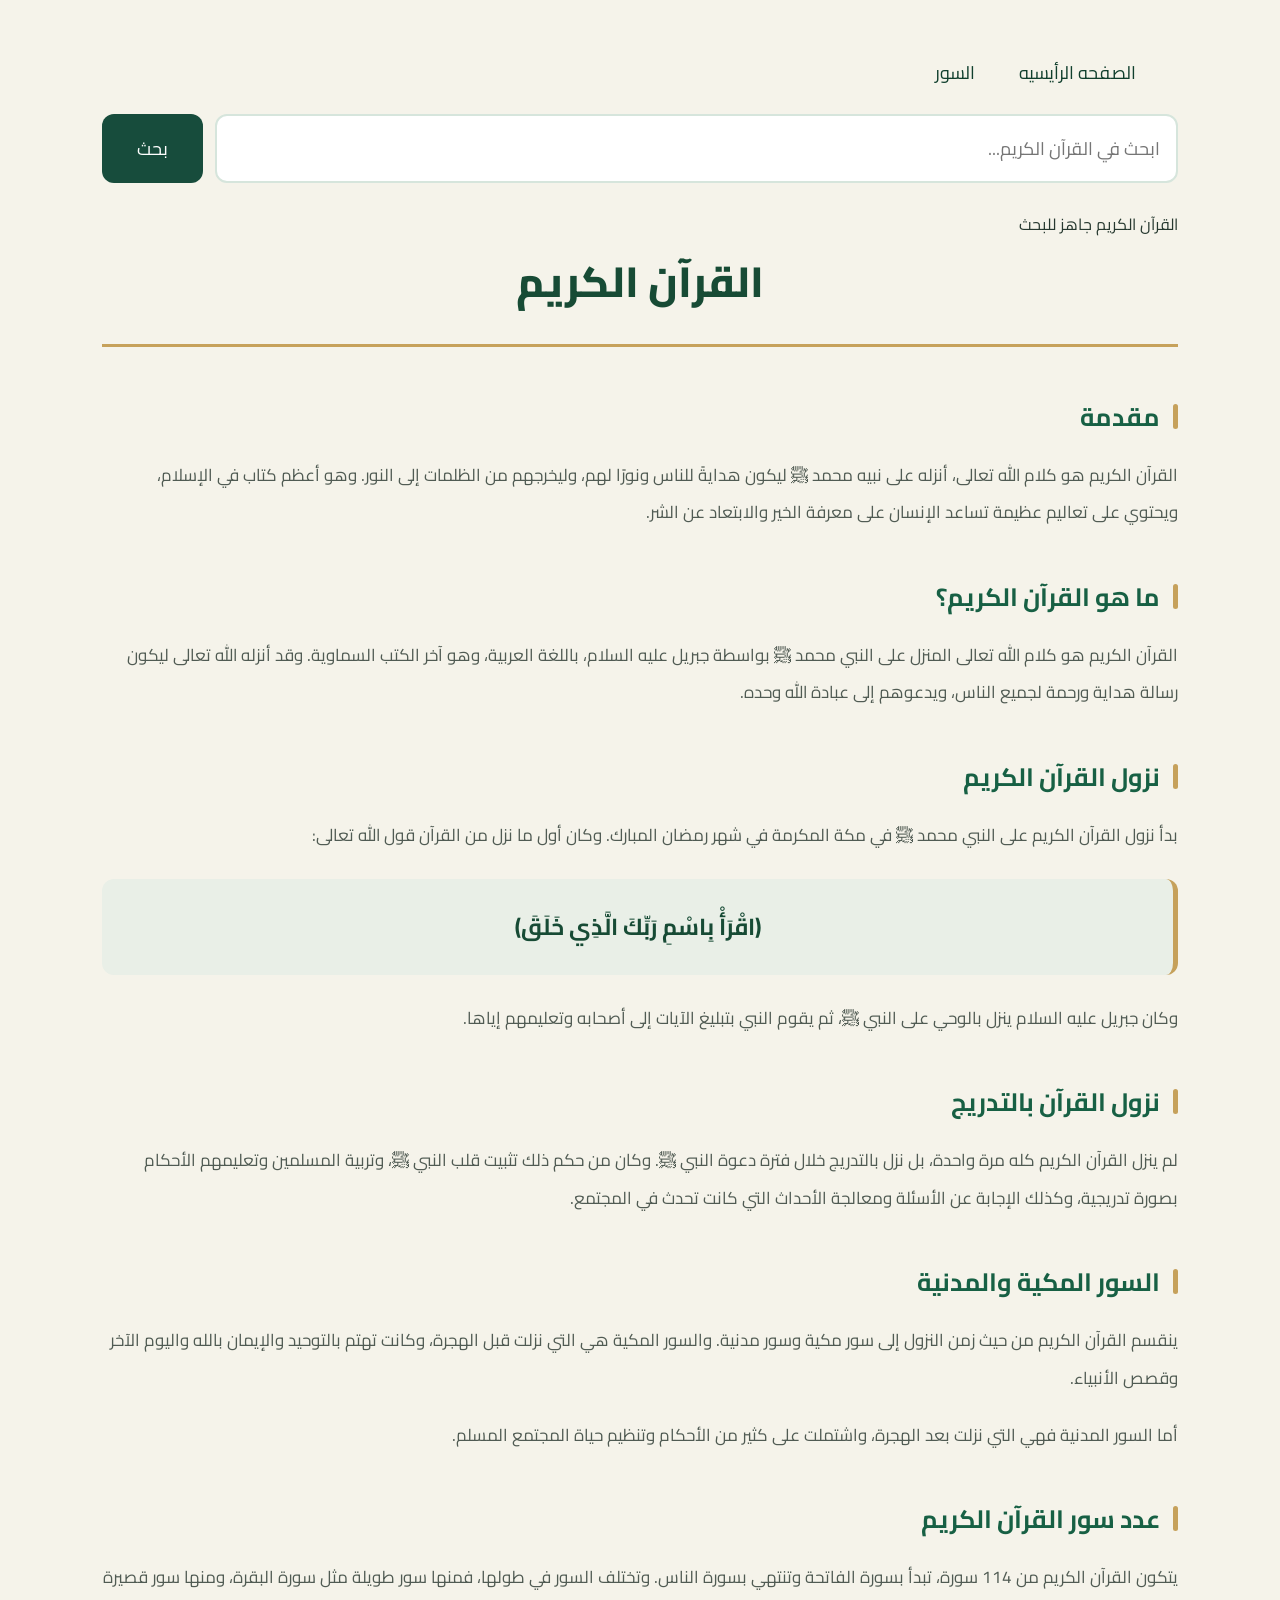
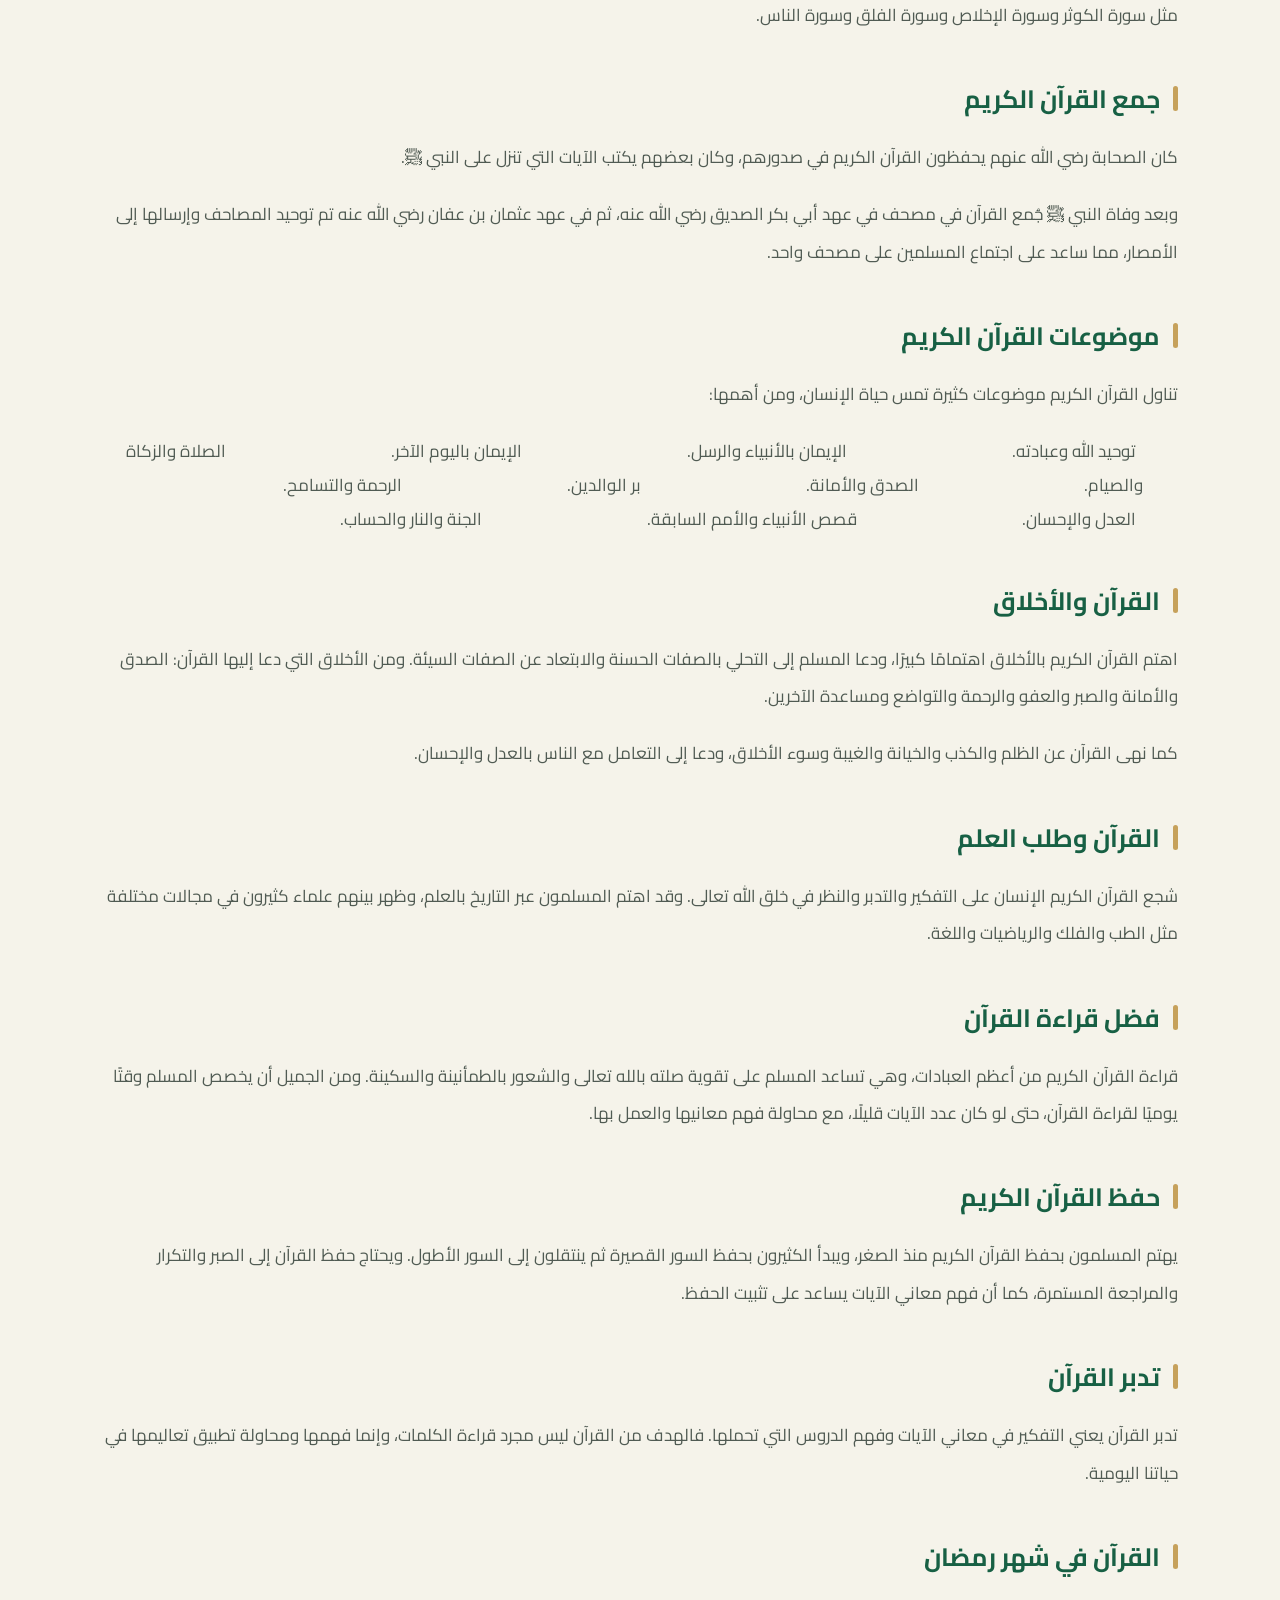
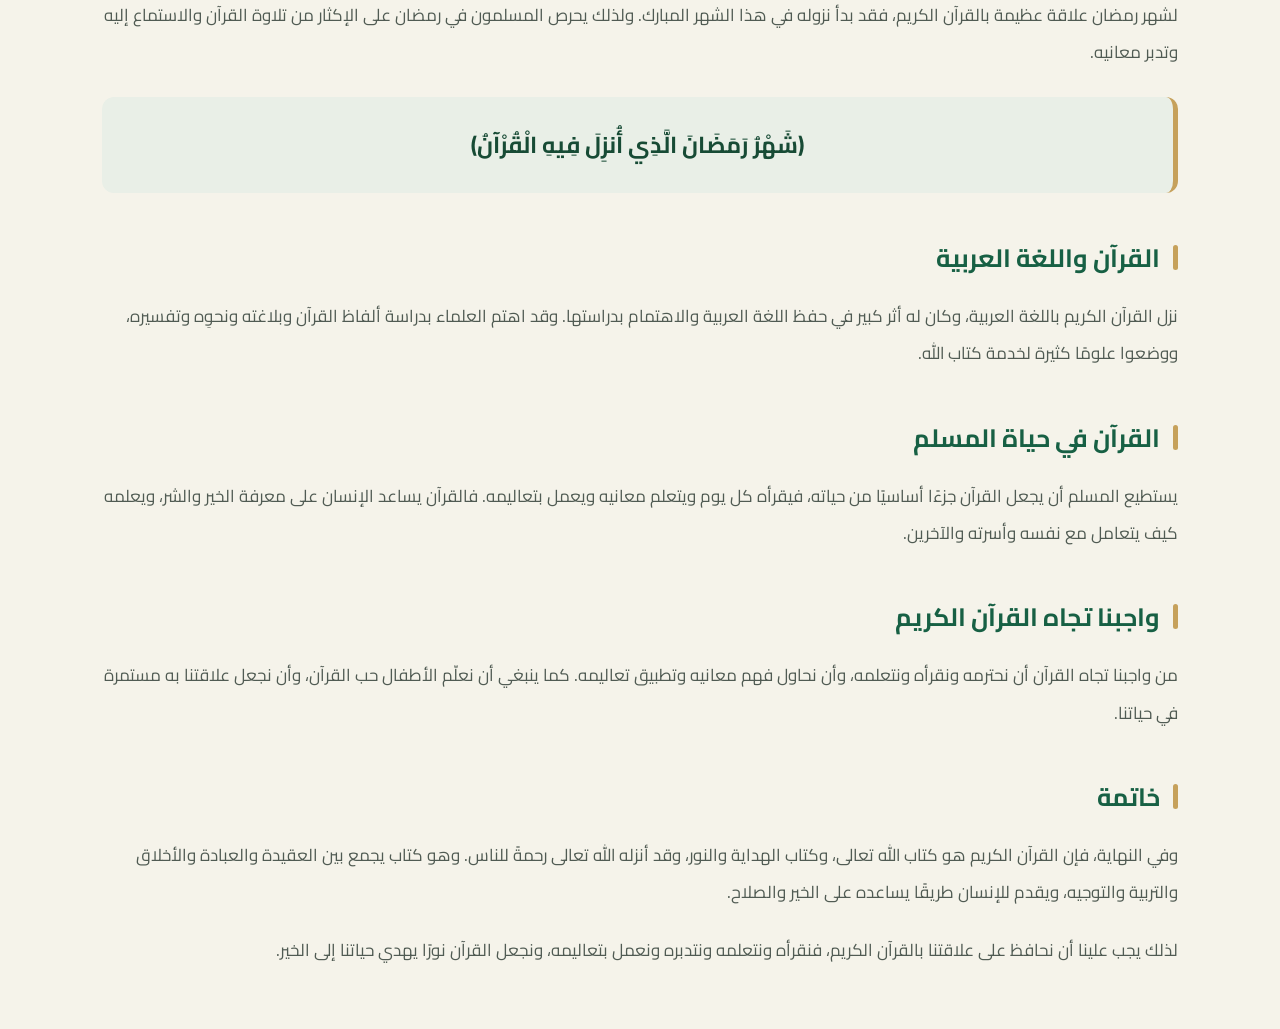
<file: index.html>
<!DOCTYPE html>
<html lang="ar" dir="rtl">
<head>
    <meta charset="UTF-8">
    <title>القرآن الكريم</title>
    <link rel="stylesheet" href="style.css">
</head>

<body>
    <nav id="navbar">
        <ul>
            <li><a href="index.html">الصفحه الرأيسيه</a></li>
            <li><a href="soer.html">السور</a></li>
        </ul>
    </nav>
    <div class="search-box">

        <input
            type="text"
            id="searchInput"
            placeholder="ابحث في القرآن الكريم..."
        >
    
        <button type="button" id="searchButton">
            بحث
        </button>
    
    </div>
    
    <div id="results"></div>
    
    
    
    </div>
    
    

    <h1>القرآن الكريم</h1>

    <h2>مقدمة</h2>
    <p>
        القرآن الكريم هو كلام الله تعالى، أنزله على نبيه محمد ﷺ ليكون هدايةً للناس
        ونورًا لهم، وليخرجهم من الظلمات إلى النور. وهو أعظم كتاب في الإسلام،
        ويحتوي على تعاليم عظيمة تساعد الإنسان على معرفة الخير والابتعاد عن الشر.
    </p>

    <h2>ما هو القرآن الكريم؟</h2>
    <p>
        القرآن الكريم هو كلام الله تعالى المنزل على النبي محمد ﷺ بواسطة جبريل عليه السلام،
        باللغة العربية، وهو آخر الكتب السماوية. وقد أنزله الله تعالى ليكون رسالة هداية
        ورحمة لجميع الناس، ويدعوهم إلى عبادة الله وحده.
    </p>

    <h2>نزول القرآن الكريم</h2>
    <p>
        بدأ نزول القرآن الكريم على النبي محمد ﷺ في مكة المكرمة في شهر رمضان المبارك.
        وكان أول ما نزل من القرآن قول الله تعالى:
    </p>

    <blockquote>
        ﴿اقْرَأْ بِاسْمِ رَبِّكَ الَّذِي خَلَقَ﴾
    </blockquote>

    <p>
        وكان جبريل عليه السلام ينزل بالوحي على النبي ﷺ، ثم يقوم النبي بتبليغ الآيات
        إلى أصحابه وتعليمهم إياها.
    </p>

    <h2>نزول القرآن بالتدريج</h2>
    <p>
        لم ينزل القرآن الكريم كله مرة واحدة، بل نزل بالتدريج خلال فترة دعوة النبي ﷺ.
        وكان من حكم ذلك تثبيت قلب النبي ﷺ، وتربية المسلمين وتعليمهم الأحكام بصورة
        تدريجية، وكذلك الإجابة عن الأسئلة ومعالجة الأحداث التي كانت تحدث في المجتمع.
    </p>

    <h2>السور المكية والمدنية</h2>
    <p>
        ينقسم القرآن الكريم من حيث زمن النزول إلى سور مكية وسور مدنية.
        والسور المكية هي التي نزلت قبل الهجرة، وكانت تهتم بالتوحيد والإيمان بالله
        واليوم الآخر وقصص الأنبياء.
    </p>

    <p>
        أما السور المدنية فهي التي نزلت بعد الهجرة، واشتملت على كثير من الأحكام
        وتنظيم حياة المجتمع المسلم.
    </p>

    <h2>عدد سور القرآن الكريم</h2>
    <p>
        يتكون القرآن الكريم من 114 سورة، تبدأ بسورة الفاتحة وتنتهي بسورة الناس.
        وتختلف السور في طولها، فمنها سور طويلة مثل سورة البقرة،
        ومنها سور قصيرة مثل سورة الكوثر وسورة الإخلاص وسورة الفلق وسورة الناس.
    </p>

    <h2>جمع القرآن الكريم</h2>
    <p>
        كان الصحابة رضي الله عنهم يحفظون القرآن الكريم في صدورهم،
        وكان بعضهم يكتب الآيات التي تنزل على النبي ﷺ.
    </p>

    <p>
        وبعد وفاة النبي ﷺ جُمع القرآن في مصحف في عهد أبي بكر الصديق رضي الله عنه،
        ثم في عهد عثمان بن عفان رضي الله عنه تم توحيد المصاحف وإرسالها إلى الأمصار،
        مما ساعد على اجتماع المسلمين على مصحف واحد.
    </p>

    <h2>موضوعات القرآن الكريم</h2>
    <p>
        تناول القرآن الكريم موضوعات كثيرة تمس حياة الإنسان، ومن أهمها:
    </p>

    <ul>
        <li>توحيد الله وعبادته.</li>
        <li>الإيمان بالأنبياء والرسل.</li>
        <li>الإيمان باليوم الآخر.</li>
        <li>الصلاة والزكاة والصيام.</li>
        <li>الصدق والأمانة.</li>
        <li>بر الوالدين.</li>
        <li>الرحمة والتسامح.</li>
        <li>العدل والإحسان.</li>
        <li>قصص الأنبياء والأمم السابقة.</li>
        <li>الجنة والنار والحساب.</li>
    </ul>

    <h2>القرآن والأخلاق</h2>
    <p>
        اهتم القرآن الكريم بالأخلاق اهتمامًا كبيرًا، ودعا المسلم إلى التحلي بالصفات
        الحسنة والابتعاد عن الصفات السيئة. ومن الأخلاق التي دعا إليها القرآن:
        الصدق والأمانة والصبر والعفو والرحمة والتواضع ومساعدة الآخرين.
    </p>

    <p>
        كما نهى القرآن عن الظلم والكذب والخيانة والغيبة وسوء الأخلاق،
        ودعا إلى التعامل مع الناس بالعدل والإحسان.
    </p>

    <h2>القرآن وطلب العلم</h2>
    <p>
        شجع القرآن الكريم الإنسان على التفكير والتدبر والنظر في خلق الله تعالى.
        وقد اهتم المسلمون عبر التاريخ بالعلم، وظهر بينهم علماء كثيرون في مجالات
        مختلفة مثل الطب والفلك والرياضيات واللغة.
    </p>

    <h2>فضل قراءة القرآن</h2>
    <p>
        قراءة القرآن الكريم من أعظم العبادات، وهي تساعد المسلم على تقوية صلته بالله
        تعالى والشعور بالطمأنينة والسكينة. ومن الجميل أن يخصص المسلم وقتًا يوميًا
        لقراءة القرآن، حتى لو كان عدد الآيات قليلًا، مع محاولة فهم معانيها والعمل بها.
    </p>

    <h2>حفظ القرآن الكريم</h2>
    <p>
        يهتم المسلمون بحفظ القرآن الكريم منذ الصغر، ويبدأ الكثيرون بحفظ السور القصيرة
        ثم ينتقلون إلى السور الأطول. ويحتاج حفظ القرآن إلى الصبر والتكرار والمراجعة
        المستمرة، كما أن فهم معاني الآيات يساعد على تثبيت الحفظ.
    </p>

    <h2>تدبر القرآن</h2>
    <p>
        تدبر القرآن يعني التفكير في معاني الآيات وفهم الدروس التي تحملها.
        فالهدف من القرآن ليس مجرد قراءة الكلمات، وإنما فهمها ومحاولة تطبيق تعاليمها
        في حياتنا اليومية.
    </p>

    <h2>القرآن في شهر رمضان</h2>
    <p>
        لشهر رمضان علاقة عظيمة بالقرآن الكريم، فقد بدأ نزوله في هذا الشهر المبارك.
        ولذلك يحرص المسلمون في رمضان على الإكثار من تلاوة القرآن والاستماع إليه
        وتدبر معانيه.
    </p>

    <blockquote>
        ﴿شَهْرُ رَمَضَانَ الَّذِي أُنزِلَ فِيهِ الْقُرْآنُ﴾
    </blockquote>

    <h2>القرآن واللغة العربية</h2>
    <p>
        نزل القرآن الكريم باللغة العربية، وكان له أثر كبير في حفظ اللغة العربية
        والاهتمام بدراستها. وقد اهتم العلماء بدراسة ألفاظ القرآن وبلاغته ونحوِه
        وتفسيره، ووضعوا علومًا كثيرة لخدمة كتاب الله.
    </p>

    <h2>القرآن في حياة المسلم</h2>
    <p>
        يستطيع المسلم أن يجعل القرآن جزءًا أساسيًا من حياته، فيقرأه كل يوم
        ويتعلم معانيه ويعمل بتعاليمه. فالقرآن يساعد الإنسان على معرفة الخير والشر،
        ويعلمه كيف يتعامل مع نفسه وأسرته والآخرين.
    </p>

    <h2>واجبنا تجاه القرآن الكريم</h2>
    <p>
        من واجبنا تجاه القرآن أن نحترمه ونقرأه ونتعلمه، وأن نحاول فهم معانيه
        وتطبيق تعاليمه. كما ينبغي أن نعلّم الأطفال حب القرآن، وأن نجعل علاقتنا
        به مستمرة في حياتنا.
    </p>

    <h2>خاتمة</h2>
    <p>
        وفي النهاية، فإن القرآن الكريم هو كتاب الله تعالى، وكتاب الهداية والنور،
        وقد أنزله الله تعالى رحمةً للناس. وهو كتاب يجمع بين العقيدة والعبادة
        والأخلاق والتربية والتوجيه، ويقدم للإنسان طريقًا يساعده على الخير والصلاح.
    </p>

    <p>
        لذلك يجب علينا أن نحافظ على علاقتنا بالقرآن الكريم، فنقرأه ونتعلمه
        ونتدبره ونعمل بتعاليمه، ونجعل القرآن نورًا يهدي حياتنا إلى الخير.
    </p>
    <script src="script.js"></script>
</body>
</html>
</file>
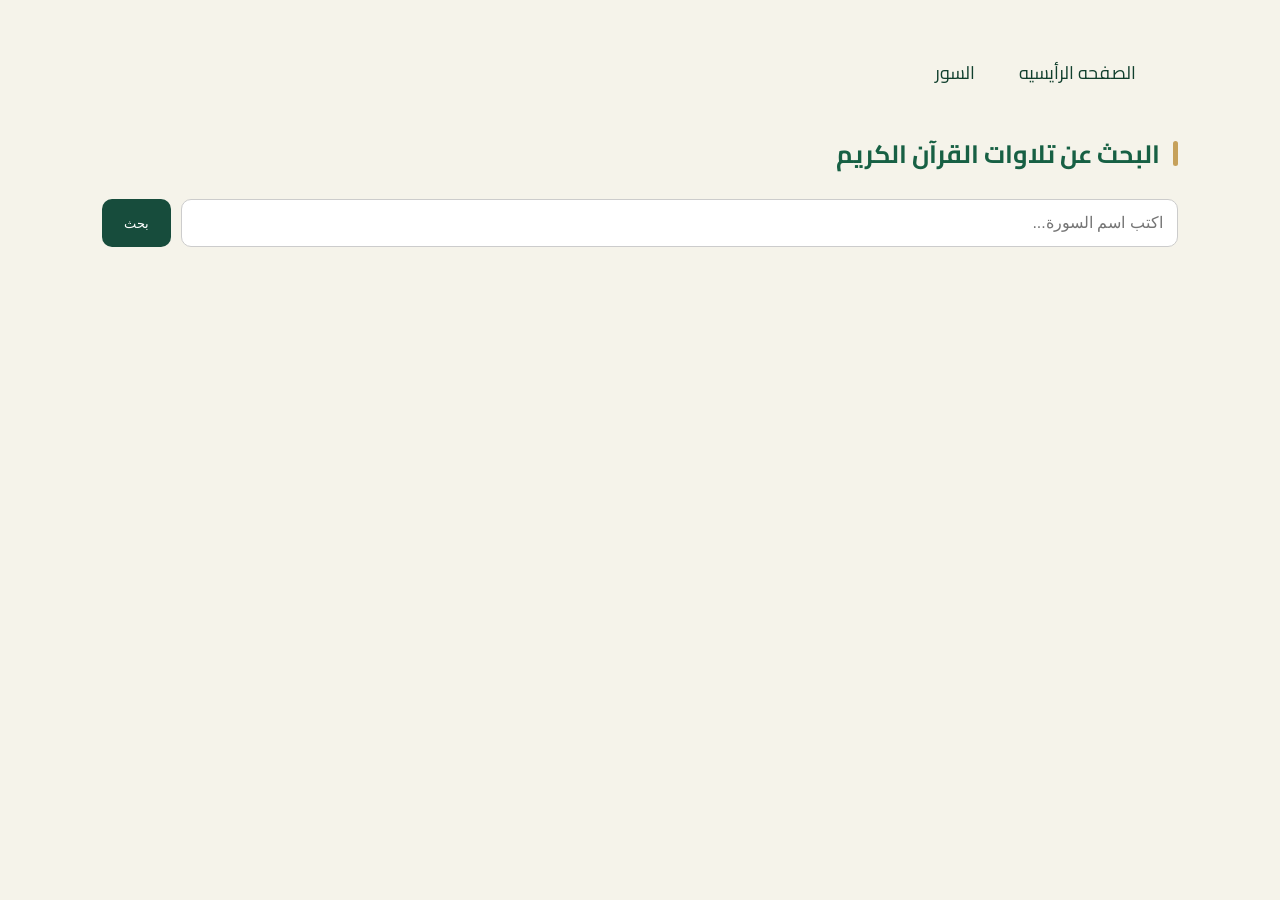
<file: soer.html>
<!DOCTYPE html>
<html lang="en">
<head>
    <meta charset="UTF-8">
    <meta name="viewport" content="width=device-width, initial-scale=1.0">
    <title>Document</title>
    <link rel="stylesheet" href="style.css">
</head>
<body>
    <nav id="navbar">
        <ul>
            <li><a href="index.html">الصفحه الرأيسيه</a></li>
            <li><a href="soer">السور</a></li>
        </ul>
    </nav>
    <div class="youtube-search">

        <h2>البحث عن تلاوات القرآن الكريم</h2>
    
        <div class="youtube-search-box">
            <input
                type="text"
                id="videoSearchInput"
                placeholder="اكتب اسم السورة..."
            >
    
            <button id="videoSearchButton">
                بحث
            </button>
        </div>
    
        <div id="videoResults"></div>
    
        <div id="videoPlayer"></div>
    
    </div>
    <video src=""></video>
    <script src="youtubesearch.js"></script>
</body>
</html>
</file>
<file: style.css>
@import url('https://fonts.googleapis.com/css2?family=Cairo:wght@400;500;600;700;800&display=swap');

* {
    margin: 0;
    padding: 0;
    box-sizing: border-box;
}

body {
    font-family: 'Cairo', sans-serif;
    direction: rtl;
    background: #F5F3EA;
    color: #26382F;
    line-height: 2;
    padding: 40px 8%;
}

/* Main Title */
h1 {
    text-align: center;
    color: #174B35;
    font-size: 42px;
    font-weight: 800;
    margin-bottom: 45px;
    padding-bottom: 20px;
    border-bottom: 3px solid #C6A15B;
}

/* Headings */
h2 {
    color: #176044;
    font-size: 25px;
    font-weight: 700;
    margin-top: 40px;
    margin-bottom: 15px;
    position: relative;
    padding-right: 18px;
}

h2::before {
    content: "";
    position: absolute;
    right: 0;
    top: 12px;
    width: 5px;
    height: 25px;
    background: #C6A15B;
    border-radius: 5px;
}

/* Paragraphs */
p {
    font-size: 17px;
    color: #505B53;
    line-height: 2.2;
    margin-bottom: 20px;
}

/* Quran Verses */
blockquote {
    background: #E9EFE7;
    color: #174B35;
    border-right: 5px solid #C6A15B;
    border-radius: 12px;
    padding: 25px;
    margin: 25px 0;
    text-align: center;
    font-size: 23px;
    font-weight: 700;
    line-height: 2;
}

/* Lists */
ul {
    padding-right: 35px;
    margin: 15px 0 25px;
}

li {
    color: #505B53;
    font-size: 17px;
    margin-bottom: 10px;
    padding-right: 5px;
}

li::marker {
    color: #C6A15B;
}

/* Hover Effects */
h2, blockquote, li {
    transition: 0.3s ease;
}

blockquote:hover {
    transform: translateY(-3px);
    box-shadow: 0 8px 20px rgba(23, 75, 53, 0.08);
}

/* Selection */
::selection {
    background: #174B35;
    color: white;
}

/* Scrollbar */
::-webkit-scrollbar {
    width: 10px;
}

::-webkit-scrollbar-track {
    background: #F5F3EA;
}

::-webkit-scrollbar-thumb {
    background: #174B35;
    border-radius: 10px;
}

/* Responsive */
@media (max-width: 768px) {

    body {
        padding: 25px 5%;
    }

    h1 {
        font-size: 30px;
    }

    h2 {
        font-size: 21px;
    }

    p, li {
        font-size: 15px;
    }

    blockquote {
        font-size: 19px;
        padding: 18px;
    }
}
/* Search Container */

.search-container {
    max-width: 850px;
    margin: 40px auto;
    padding: 30px;
    background: #FFFFFF;
    border-radius: 20px;
    box-shadow: 0 5px 25px rgba(0,0,0,0.06);
}

.search-container h2 {
    text-align: center;
    margin-top: 0;
}

/* Search Box */

.search-box {
    display: flex;
    gap: 12px;
    margin-top: 25px;
}

.search-box input {
    flex: 1;
    padding: 16px;
    border: 2px solid #E0E6DF;
    border-radius: 12px;
    outline: none;
    font-family: inherit;
    font-size: 16px;
    transition: 0.3s;
}

.search-box input:focus {
    border-color: #176044;
    box-shadow: 0 0 10px rgba(23,96,68,0.12);
}

/* Search Button */

.search-box button {
    padding: 0 30px;
    background: #176044;
    color: white;
    border: none;
    border-radius: 12px;
    font-family: inherit;
    font-size: 17px;
    cursor: pointer;
    transition: 0.3s;
}

.search-box button:hover {
    background: #103F2D;
}

/* Status */

#searchStatus {
    text-align: center;
    margin-top: 20px;
    color: #777;
}

/* Results */

#results {
    margin-top: 25px;
}

.result-item {
    background: #F5F3EA;
    padding: 20px;
    margin-bottom: 15px;
    border-radius: 12px;
    border-right: 4px solid #C6A15B;
}

.result-item p {
    font-size: 21px;
    color: #174B35;
    line-height: 2.2;
}

.result-info {
    color: #A17B3D;
    font-size: 14px;
    margin-top: 10px;
}

/* Mobile */

@media (max-width: 600px) {

    .search-box {
        flex-direction: column;
    }

    .search-box button {
        padding: 14px;
    }

}
/* Quran Search Design */

.search-container {
    width: 85%;
    max-width: 850px;
    margin: 50px auto;
    padding: 30px;
    background: #ffffff;
    border-radius: 20px;
    box-shadow: 0 5px 25px rgba(0, 0, 0, 0.08);
    text-align: center;
    box-sizing: border-box;
}

.search-container h2 {
    color: #174c3c;
    margin-bottom: 25px;
    font-size: 28px;
}

.search-box {
    display: flex;
    width: 100%;
    gap: 12px;
    box-sizing: border-box;
}

.search-box input {
    flex: 1;
    min-width: 0;
    padding: 16px;
    border: 2px solid #d6e5dc;
    border-radius: 12px;
    font-size: 18px;
    outline: none;
    direction: rtl;
}

.search-box input:focus {
    border-color: #174c3c;
}

.search-box button {
    padding: 15px 35px;
    background: #174c3c;
    color: white;
    border: none;
    border-radius: 12px;
    font-size: 18px;
    cursor: pointer;
}

.search-box button:hover {
    background: #236b53;
}

#results {
    margin-top: 25px;
    text-align: right;
}

.result {
    padding: 18px;
    margin-bottom: 12px;
    background: #f5f9f6;
    border-right: 4px solid #174c3c;
    border-radius: 10px;
}

.result p {
    font-size: 22px;
    line-height: 2;
    color: #222;
}

.result small {
    color: #174c3c;
}
.selected-ayah {
    background: #e5f3e9 !important;
    border: 2px solid #174c3c !important;
    border-right: 6px solid #174c3c !important;
    border-radius: 12px;
    padding: 20px;
}

ul li a{
    text-decoration: none;
    position:fixed ;
    color: #103F2D;
    font-size: large;
    font-weight: 100px;
}
li{
    display: inline;
    padding-left: 152px;
    margin: 1px;
    border: #F5F3EA 1px solid;
    
}
.youtube-search-box {
    display: flex;
    gap: 10px;
    margin: 20px 0;
}

.youtube-search-box input {
    flex: 1;
    padding: 14px;
    border-radius: 10px;
    border: 1px solid #ccc;
    font-size: 16px;
}

.youtube-search-box button,
.video-card button {
    padding: 12px 22px;
    border: none;
    border-radius: 10px;
    background: #174c3c;
    color: white;
    cursor: pointer;
}

#videoResults {
    display: grid;
    grid-template-columns: repeat(auto-fit, minmax(230px, 1fr));
    gap: 20px;
    margin-top: 25px;
}

.video-card {
    padding: 12px;
    border-radius: 12px;
    background: #f5f5f5;
}

.video-card img {
    width: 100%;
    border-radius: 10px;
}

.video-card h3 {
    font-size: 16px;
}

#videoPlayer {
    margin-top: 25px;
}
</file>
